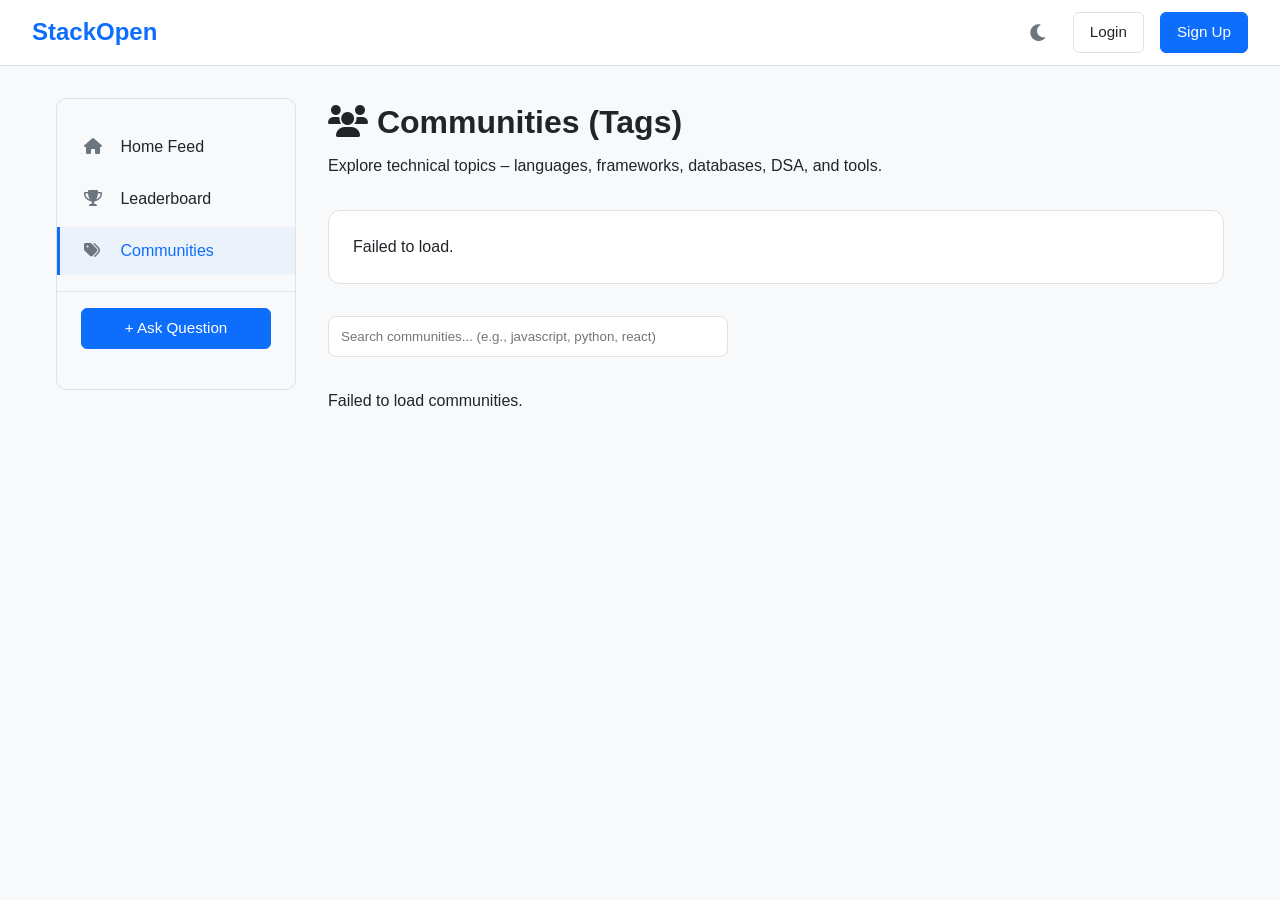
<file: frontend/community.html>
<!DOCTYPE html>
<html lang="en">
<head>
    <meta charset="UTF-8">
    <meta name="viewport" content="width=device-width, initial-scale=1.0">
    <title>StackOpen – Community</title>
    <link rel="stylesheet" href="css/style.css">
    <link rel="stylesheet" href="https://cdnjs.cloudflare.com/ajax/libs/font-awesome/6.0.0-beta3/css/all.min.css">
    <style>
        .community-header {
            background: linear-gradient(135deg, var(--primary-color) 0%, #5dade2 100%);
            color: white;
            padding: 3rem 2rem;
            border-radius: 12px;
            margin-bottom: 2rem;
            box-shadow: 0 4px 15px rgba(0,0,0,0.15);
        }
        .community-header h1 {
            margin: 0;
            font-size: 2.5rem;
            display: flex;
            align-items: center;
            gap: 1rem;
            flex-wrap: wrap;
        }
        .community-icon {
            width: 60px;
            height: 60px;
            border-radius: 50%;
            background: rgba(255,255,255,0.2);
            display: flex;
            align-items: center;
            justify-content: center;
            font-size: 2rem;
        }
        .community-title {
            display: flex;
            flex-wrap: wrap;
            align-items: baseline;
            gap: 1rem;
        }
        .community-count-badge {
            background: rgba(255,255,255,0.2);
            padding: 0.25rem 0.75rem;
            border-radius: 20px;
            font-size: 1rem;
            font-weight: 500;
        }
        .community-description {
            margin-top: 1rem;
            font-size: 1.1rem;
            opacity: 0.95;
            max-width: 600px;
        }
        .community-actions {
            display: flex;
            gap: 1rem;
            margin-top: 1.5rem;
            flex-wrap: wrap;
        }
        .community-tabs {
            display: flex;
            border-bottom: 2px solid var(--border-color);
            margin-bottom: 1.5rem;
            gap: 1rem;
        }
        .tab-btn {
            background: none;
            border: none;
            padding: 0.75rem 1rem;
            font-size: 1rem;
            font-weight: 500;
            color: var(--text-secondary);
            cursor: pointer;
            border-bottom: 3px solid transparent;
            margin-bottom: -2px;
            transition: all 0.2s;
        }
        .tab-btn:hover {
            color: var(--primary-color);
        }
        .tab-btn.active {
            color: var(--primary-color);
            border-bottom-color: var(--primary-color);
        }
        .tab-content {
            display: none;
        }
        .tab-content.active {
            display: block;
        }
        .top-contributors {
            display: grid;
            grid-template-columns: repeat(auto-fill, minmax(150px, 1fr));
            gap: 1.5rem;
            margin-top: 1.5rem;
        }
        .contributor-card {
            background: var(--surface-color);
            border: 1px solid var(--border-color);
            border-radius: 8px;
            padding: 1.5rem;
            text-align: center;
            transition: transform 0.2s, box-shadow 0.2s;
        }
        .contributor-card:hover {
            transform: translateY(-4px);
            box-shadow: 0 4px 12px rgba(0,0,0,0.1);
        }
        .contributor-avatar {
            width: 80px;
            height: 80px;
            border-radius: 50%;
            background: var(--primary-color);
            color: white;
            display: flex;
            align-items: center;
            justify-content: center;
            font-size: 2rem;
            margin: 0 auto 1rem;
            font-weight: bold;
        }
        .contributor-name {
            font-weight: 600;
            color: var(--text-primary);
            margin-bottom: 0.5rem;
        }
        .contributor-score {
            color: var(--primary-color);
            font-weight: 600;
            font-size: 1.2rem;
        }
        .community-intro {
            background: var(--surface-color);
            border: 1px solid var(--border-color);
            border-radius: 8px;
            padding: 2rem;
            margin-bottom: 2rem;
        }
        .community-intro h2 {
            margin-top: 0;
        }
    </style>
</head>
<body>
<header class="header">
    <a href="index.html" class="logo">StackOpen</a>
    <div class="search-bar">
        <input type="text" id="searchInput" placeholder="Search in this community...">
        <i class="fas fa-search"></i>
    </div>
    <div class="user-actions">
        <button id="themeToggle" class="icon-btn"><i class="fas fa-moon"></i></button>
        <span id="loggedInUser" style="display:none;"></span>
        <a href="login.html" id="loginLink" class="btn btn-outline">Login</a>
        <a href="signup.html" id="signupLink" class="btn btn-primary">Sign Up</a>
        <a href="profile.html" id="profileLink" class="btn btn-outline" style="display:none;">Profile</a>
        <button id="logoutBtn" class="btn btn-outline" style="display:none;">Logout</button>
    </div>
</header>

<div class="container">
    <aside class="sidebar">
        <nav><ul>
            <li><a href="index.html"><i class="fas fa-home"></i> Home Feed</a></li>
            <li><a href="tags.html"><i class="fas fa-users"></i> Communities</a></li>
            <li><a href="leaderboard.html"><i class="fas fa-trophy"></i> Leaderboard</a></li>
        </ul></nav>
        <div class="create-post-side">
            <a href="create-post.html" class="btn btn-primary btn-block">+ Ask Question</a>
        </div>
    </aside>

    <main class="main-content">
        <div id="communityContainer">
            <!-- Community header will be rendered here -->
        </div>

        <div class="community-tabs">
            <button class="tab-btn active" data-tab="questions"><i class="fas fa-comments"></i> Questions</button>
            <button class="tab-btn" data-tab="members"><i class="fas fa-users"></i> Top Members</button>
            <button class="tab-btn" data-tab="about"><i class="fas fa-info-circle"></i> About</button>
        </div>

        <div id="questionsTab" class="tab-content active">
            <div id="communityQuestionsContainer" class="posts-list">
                <p>Loading questions...</p>
            </div>
        </div>

        <div id="membersTab" class="tab-content">
            <div id="topContributorsContainer" class="top-contributors"></div>
        </div>

        <div id="aboutTab" class="tab-content">
            <div class="community-intro">
                <h2>About This Community</h2>
                <p id="communityAbout">Loading...</p>
                <hr style="margin: 1.5rem 0; border: none; border-top: 1px solid var(--border-color);">
                <div>
                    <h3>Community Guidelines</h3>
                    <ul style="line-height: 1.8;">
                        <li>Be respectful and professional</li>
                        <li>Search before asking duplicates</li>
                        <li>Provide clear examples and error messages</li>
                        <li>Vote on helpful answers and questions</li>
                        <li>Help others grow their knowledge</li>
                    </ul>
                </div>
            </div>
        </div>
    </main>
</div>

<script src="js/api.js"></script>
<script src="js/auth.js"></script>
<script src="js/posts.js"></script>
<script src="js/main.js"></script>
<script>
// Helper functions (unchanged)
function escapeHTML(str) {
    return String(str || "").replace(/[&<>"]/g, m =>
        ({'&':'&amp;','<':'&lt;','>':'&gt;','"':'&quot;'}[m]));
}

function timeAgo(dateString) {
    const date = new Date(dateString.endsWith('Z') ? dateString : (dateString || Date.now()) + 'Z');
    const now = new Date();
    const seconds = Math.floor((now - date) / 1000);
    if (seconds < 60) return `${seconds}s ago`;
    const minutes = Math.floor(seconds / 60);
    if (minutes < 60) return `${minutes}m ago`;
    const hours = Math.floor(minutes / 60);
    if (hours < 24) return `${hours}h ago`;
    const days = Math.floor(hours / 24);
    return `${days}d ago`;
}

document.addEventListener('DOMContentLoaded', async () => {
    const urlParams = new URLSearchParams(window.location.search);
    const communityName = urlParams.get('name');

    if (!communityName) {
        window.location.href = 'tags.html';
        return;
    }

    try {
        const allPosts = await API.fetchPosts();
        const communityPosts = allPosts.filter(p => 
            (p.tags || []).some(t => t.toLowerCase() === communityName.toLowerCase())
        );

        const questionCount = communityPosts.length;

        // Build community header
        const headerHTML = `
            <div class="community-header">
                <h1>
                    <div class="community-icon">#</div>
                    <div class="community-title">
                        <div>${escapeHTML(communityName)}</div>
                        <span class="community-count-badge">${questionCount} question${questionCount !== 1 ? 's' : ''}</span>
                    </div>
                </h1>
                <div class="community-description">
                    Connect with developers interested in <strong>${escapeHTML(communityName)}</strong>. Ask questions, share knowledge, and grow together.
                </div>
                <div class="community-actions">
                    <a href="create-post.html" class="btn btn-outline">Ask Question</a>
                </div>
            </div>
        `;
        document.getElementById('communityContainer').innerHTML = headerHTML;

        // Render questions and contributors
        renderCommunityQuestions(communityPosts);
        const topContributors = getTopContributors(communityPosts);
        renderTopContributors(topContributors);

        document.getElementById('communityAbout').textContent = 
            `${escapeHTML(communityName)} is a community for developers working with or interested in this technology.`;

        // Search functionality
        document.getElementById('searchInput').addEventListener('input', (e) => {
            const term = e.target.value.toLowerCase().trim();
            const filtered = communityPosts.filter(p =>
                (p.title || "").toLowerCase().includes(term) ||
                (p.body || "").toLowerCase().includes(term)
            );
            renderCommunityQuestions(filtered);
        });

        // Tabs
        document.querySelectorAll('.tab-btn').forEach(btn => {
            btn.addEventListener('click', () => {
                document.querySelectorAll('.tab-btn').forEach(b => b.classList.remove('active'));
                document.querySelectorAll('.tab-content').forEach(c => c.classList.remove('active'));
                btn.classList.add('active');
                document.getElementById(btn.dataset.tab + 'Tab').classList.add('active');
            });
        });

    } catch (e) {
        console.error(e);
        document.getElementById('communityContainer').innerHTML = 
            '<p class="error">Failed to load community.</p>';
    }
});

// Renders the list of questions for this community
function renderCommunityQuestions(posts) {
    const container = document.getElementById('communityQuestionsContainer');
    
    if (!posts || posts.length === 0) {
        container.innerHTML = '<p class="no-posts">No questions in this community yet.</p>';
        return;
    }

    container.innerHTML = posts.map(post => {
        // Use the answerCount property from the post object
        const answerCount = post.answerCount || 0;

        return `
            <div class="post-card">
                <div class="post-content">
                    <a href="post.html?id=${post.id}" class="post-title">
                        ${escapeHTML(post.title)}
                    </a>
                    <p class="post-excerpt">${escapeHTML((post.body || "").substring(0, 150))}...</p>
                    <div class="post-tags">
                        ${(post.tags || []).map(tag => `<span class="tag">${escapeHTML(tag)}</span>`).join('')}
                    </div>
                </div>
                <div class="post-meta">
                    <span>
                        <i class="far fa-comment"></i> 
                        ${answerCount} ${answerCount === 1 ? 'answer' : 'answers'}
                    </span>
                    <span class="post-author">${escapeHTML(post.author || 'Anonymous')}</span>
                    <span class="post-time">${timeAgo(post.created_at)}</span>
                </div>
            </div>
        `;
    }).join('');
}

// Top Contributors (based only on questions, as answers are not available in the list)
function getTopContributors(posts) {
    const contributors = {};
    posts.forEach(post => {
        const author = post.author || 'Anonymous';
        if (!contributors[author]) contributors[author] = { questions: 0 };
        contributors[author].questions++;
    });

    return Object.entries(contributors)
        .map(([name, data]) => ({
            name,
            score: data.questions * 5,
            questions: data.questions,
            answers: 0  // We cannot count answers here without additional API calls
        }))
        .sort((a, b) => b.score - a.score)
        .slice(0, 6);
}

function renderTopContributors(contributors) {
    const container = document.getElementById('topContributorsContainer');
    if (!contributors.length) {
        container.innerHTML = '<p class="no-posts">No contributors yet.</p>';
        return;
    }
    container.innerHTML = contributors.map(c => `
        <div class="contributor-card">
            <div class="contributor-avatar">${c.name.charAt(0).toUpperCase()}</div>
            <div class="contributor-name">${escapeHTML(c.name)}</div>
            <div class="contributor-score">${c.score} pts</div>
            <div style="font-size: 0.85rem; color: var(--text-secondary); margin-top: 0.5rem;">
                ${c.questions} Q
            </div>
        </div>
    `).join('');
}
</script>
</body>
</html>
</file>
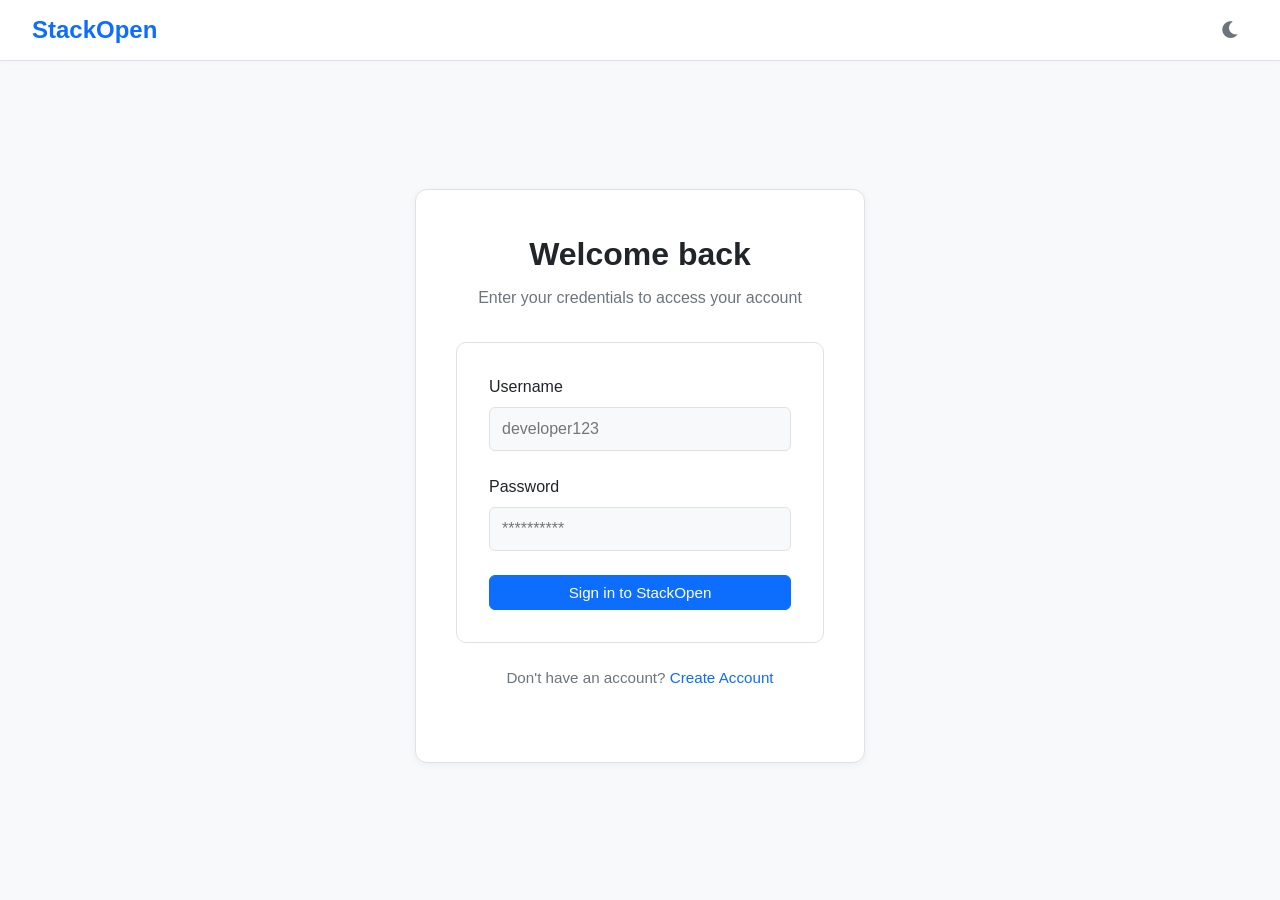
<file: frontend/create-post.html>
<!DOCTYPE html>
<html lang="en">
<head>
    <meta charset="UTF-8">
    <meta name="viewport" content="width=device-width, initial-scale=1.0">
    <title>StackOpen – Ask Question</title>
    <link rel="stylesheet" href="css/style.css">
    <link rel="stylesheet" href="https://cdnjs.cloudflare.com/ajax/libs/font-awesome/6.0.0-beta3/css/all.min.css">
</head>
<body>
<header class="header">
    <a href="index.html" class="logo">StackOpen</a>
    <div class="user-actions">
        <button id="themeToggle" class="icon-btn"><i class="fas fa-moon"></i></button>
        <span id="loggedInUser" style="display:none;"></span>
        <a href="login.html" id="loginLink" class="btn btn-outline">Login</a>
        <a href="signup.html" id="signupLink" class="btn btn-primary">Sign Up</a>
        <a href="profile.html" id="profileLink" class="btn btn-outline" style="display:none;">Profile</a>
        <button id="logoutBtn" class="btn btn-outline" style="display:none;">Logout</button>
    </div>
</header>

<div class="container">
    <aside class="sidebar">
        <nav><ul>
            <li><a href="index.html"><i class="fas fa-home"></i> Home Feed</a></li>
            <li><a href="leaderboard.html"><i class="fas fa-trophy"></i> Leaderboard</a></li>
        </ul></nav>
    </aside>

    <main class="main-content">
        <h1>Ask a Question</h1>
        <p class="subtitle">Get help from the community</p>

        <form id="createPostForm" class="form">
            <div class="form-group">
                <label for="title">Title</label>
                <input type="text" id="title" placeholder="e.g., How do I center a div in CSS?" required>
                <!-- Duplicate warning appears here -->
                <div id="duplicateWarning" class="duplicate-warning" style="display:none;">
                    <i class="fas fa-exclamation-triangle"></i>
                    <strong>Similar questions found — check before posting:</strong>
                    <div id="similarList"></div>
                </div>
            </div>

            <div class="form-group">
                <label for="body">Description</label>
                <textarea id="body" rows="6" placeholder="Describe your problem in detail..." required></textarea>
            </div>

            <div class="form-group">
                <label for="tags">Tags <span style="color:var(--text-secondary);font-weight:400">(comma separated)</span></label>
                <input type="text" id="tags" placeholder="e.g., javascript, css, react">
            </div>

            <div class="form-actions">
                <button type="submit" class="btn btn-primary">Post Question</button>
            </div>
            <div id="formError" class="error-message"></div>
        </form>
    </main>
</div>

<script src="js/api.js"></script>
<script src="js/auth.js"></script>
<script src="js/posts.js"></script>
<script src="js/main.js"></script>
<script>
document.addEventListener('DOMContentLoaded', () => {
    if (!localStorage.getItem('token')) {
        window.location.href = 'login.html?redirect=create-post.html';
        return;
    }

    // Duplicate detection
    let debounceTimer;
    document.getElementById('title').addEventListener('input', function() {
        clearTimeout(debounceTimer);
        const query = this.value.trim();
        if (query.length < 8) {
            document.getElementById('duplicateWarning').style.display = 'none';
            return;
        }
        debounceTimer = setTimeout(async () => {
            const matches = await API.checkDuplicates(query);
            const warning = document.getElementById('duplicateWarning');
            const list = document.getElementById('similarList');
            if (matches && matches.length > 0) {
                list.innerHTML = matches.map(m =>
                    `<a href="post.html?id=${m.id}" target="_blank">${escapeHTML(m.title)}</a>`
                ).join('');
                warning.style.display = 'block';
            } else {
                warning.style.display = 'none';
            }
        }, 500);
    });

    // Form submit
    document.getElementById('createPostForm').addEventListener('submit', async (e) => {
        e.preventDefault();
        const title = document.getElementById('title').value.trim();
        const body = document.getElementById('body').value.trim();
        const tags = document.getElementById('tags').value.trim();
        const errorDiv = document.getElementById('formError');

        if (!title || !body) { errorDiv.textContent = 'Title and body are required.'; return; }

        try {
            const newPost = await API.createPost({ title, body, tags });
            window.location.href = `post.html?id=${newPost.id}`;
        } catch (err) {
            errorDiv.textContent = 'Failed to create post. ' + err.message;
        }
    });
});
</script>
</body>
</html>
</file>
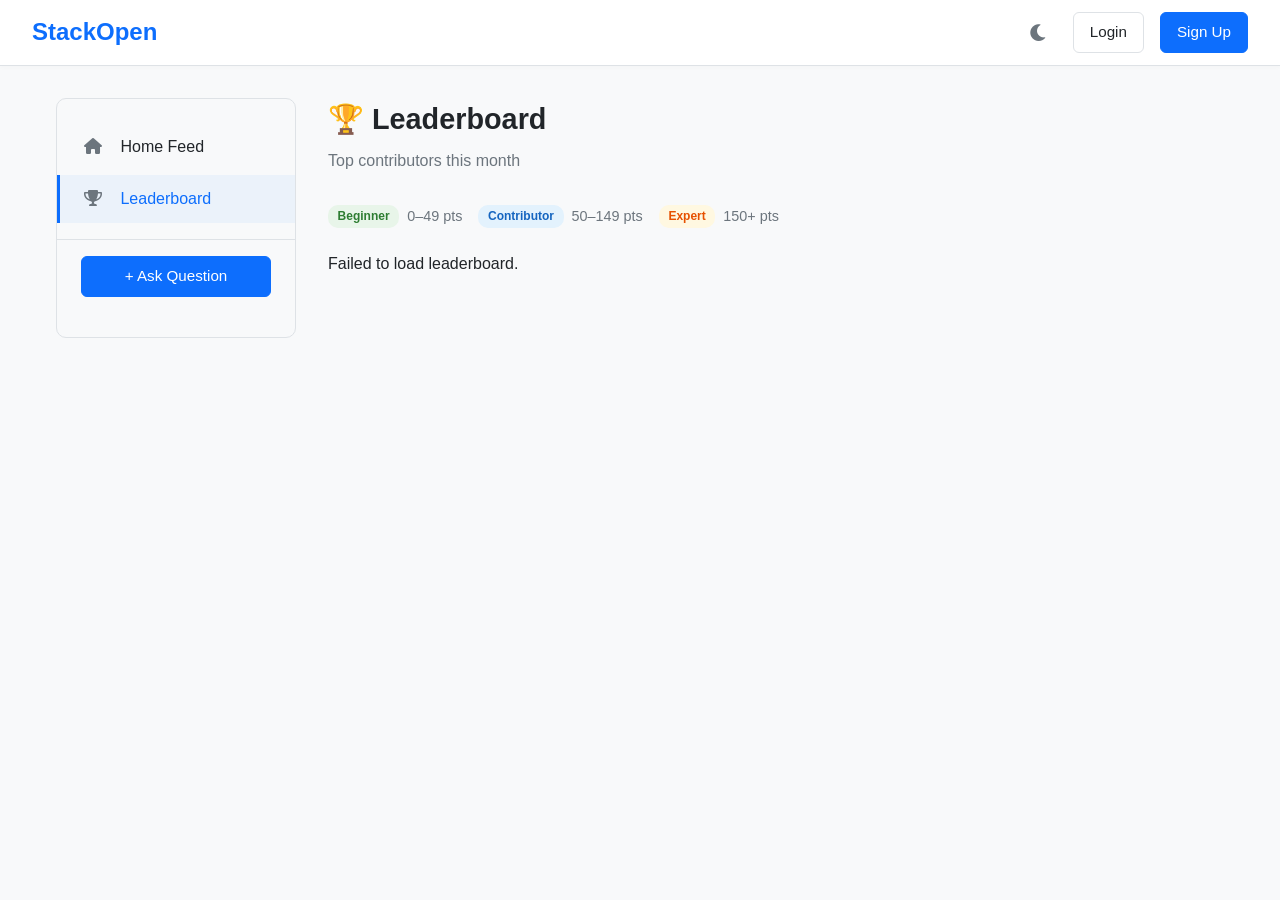
<file: frontend/leaderboard.html>
<!DOCTYPE html>
<html lang="en">
<head>
    <meta charset="UTF-8">
    <meta name="viewport" content="width=device-width, initial-scale=1.0">
    <title>StackOpen – Leaderboard</title>
    <link rel="stylesheet" href="css/style.css">
    <link rel="stylesheet" href="https://cdnjs.cloudflare.com/ajax/libs/font-awesome/6.0.0-beta3/css/all.min.css">
</head>
<body>
<header class="header">
    <a href="index.html" class="logo">StackOpen</a>
    <div class="user-actions">
        <button id="themeToggle" class="icon-btn"><i class="fas fa-moon"></i></button>
        <span id="loggedInUser" style="display:none;"></span>
        <a href="login.html" id="loginLink" class="btn btn-outline">Login</a>
        <a href="signup.html" id="signupLink" class="btn btn-primary">Sign Up</a>
        <a href="profile.html" id="profileLink" class="btn btn-outline" style="display:none;">Profile</a>
        <button id="logoutBtn" class="btn btn-outline" style="display:none;">Logout</button>
    </div>
</header>

<div class="container">
    <aside class="sidebar">
        <nav><ul>
            <li><a href="index.html"><i class="fas fa-home"></i> Home Feed</a></li>
            <li class="active"><a href="leaderboard.html"><i class="fas fa-trophy"></i> Leaderboard</a></li>
        </ul></nav>
        <div class="create-post-side">
            <a href="create-post.html" class="btn btn-primary btn-block">+ Ask Question</a>
        </div>
    </aside>

    <main class="main-content">
        <h1>🏆 Leaderboard</h1>
        <p class="subtitle">Top contributors this month</p>

        <div class="leaderboard-info">
            <div class="badge-info"><span class="level-badge beginner">Beginner</span> 0–49 pts</div>
            <div class="badge-info"><span class="level-badge contributor">Contributor</span> 50–149 pts</div>
            <div class="badge-info"><span class="level-badge expert">Expert</span> 150+ pts</div>
        </div>

        <div id="leaderboardList" class="leaderboard-list">
            <p>Loading...</p>
        </div>
    </main>
</div>

<script src="js/api.js"></script>
<script src="js/auth.js"></script>
<script src="js/main.js"></script>
<script>
document.addEventListener('DOMContentLoaded', async () => {
    const container = document.getElementById('leaderboardList');
    try {
        const users = await API.getLeaderboard();
        if (!users.length) {
            container.innerHTML = '<p class="no-posts">No contributors yet. Start answering!</p>';
            return;
        }
        const medals = ['🥇','🥈','🥉'];
        container.innerHTML = users.map((u, i) => `
            <div class="leader-card">
                <span class="rank">${medals[i] || `#${i+1}`}</span>
                <div class="leader-avatar">${u.username.charAt(0).toUpperCase()}</div>
                <div class="leader-info">
                    <span class="leader-name">${escapeHTML(u.username)}</span>
                    <span class="level-badge ${(u.level||'Beginner').toLowerCase()}">${u.level || 'Beginner'}</span>
                </div>
                <span class="leader-score">${u.score || 0} pts</span>
            </div>
        `).join('');
    } catch(e) {
        container.innerHTML = '<p class="error">Failed to load leaderboard.</p>';
    }
});

function escapeHTML(str) {
    return String(str).replace(/[&<>"]/g, m =>
        ({'&':'&amp;','<':'&lt;','>':'&gt;','"':'&quot;'}[m]));
}
</script>
</body>
</html>
</file>
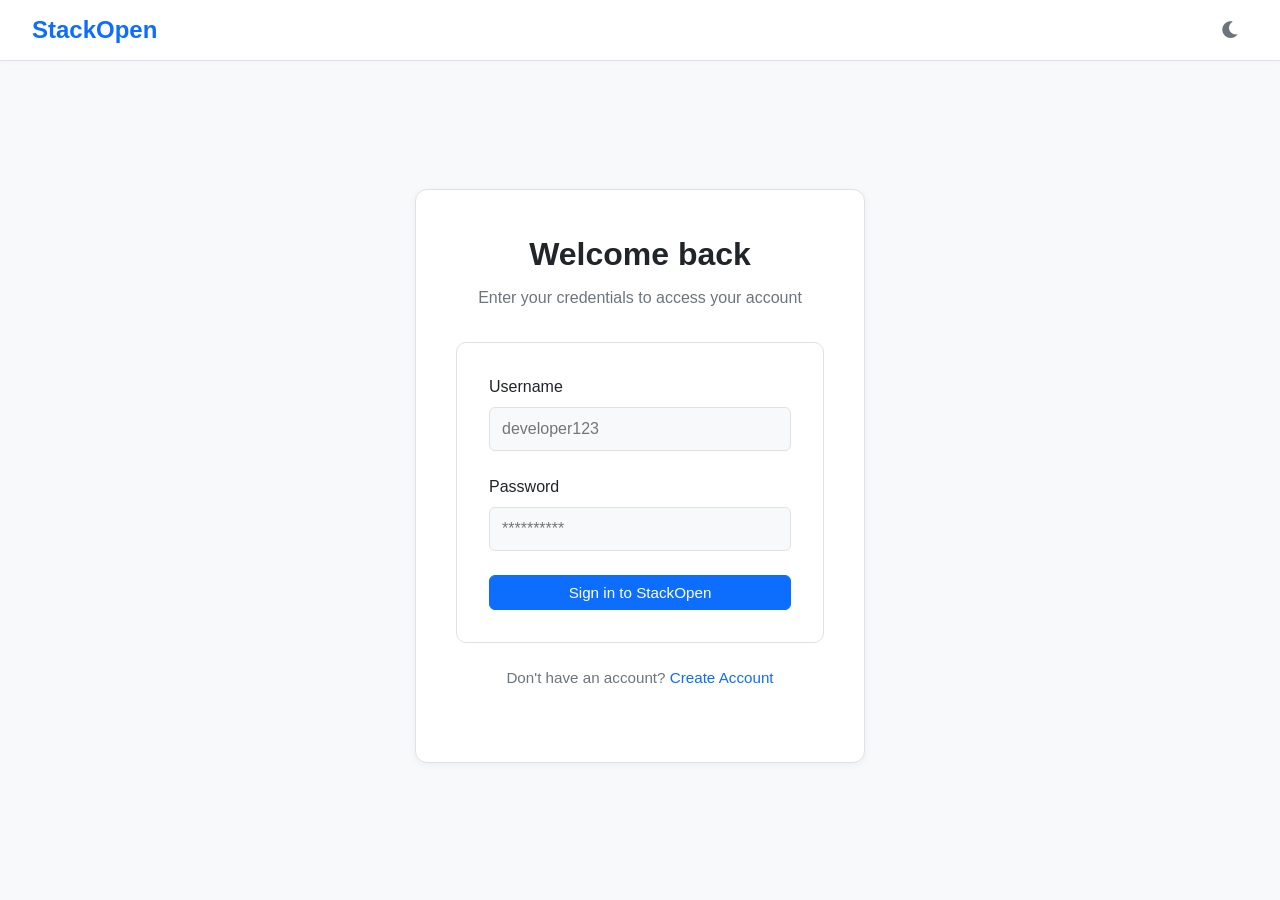
<file: frontend/login.html>
<!DOCTYPE html>
<html lang="en">
<head>
    <meta charset="UTF-8">
    <meta name="viewport" content="width=device-width, initial-scale=1.0">
    <title>StackOpen – Login</title>
    <link rel="stylesheet" href="css/style.css">
    <link rel="stylesheet" href="https://cdnjs.cloudflare.com/ajax/libs/font-awesome/6.0.0-beta3/css/all.min.css">
</head>
<body>
    <header class="header">
        <div class="logo">StackOpen</div>
        <div class="user-actions">
            <button id="themeToggle" class="icon-btn"><i class="fas fa-moon"></i></button>
            <span id="loggedInUser" style="display: none;"></span>
            <!-- No login/signup links on login page -->
        </div>
    </header>

    <div class="auth-container">
        <div class="auth-card">
            <h1>Welcome back</h1>
            <p>Enter your credentials to access your account</p>
            <form id="loginForm" class="form">
                <div class="form-group">
                    <label for="username">Username</label>
                    <input type="text" id="username" name="username" placeholder="developer123" required>
                </div>
                <div class="form-group">
                    <label for="password">Password</label>
                    <input type="password" id="password" name="password" placeholder="**********" required>
                </div>
                <div id="loginError" class="error-message"></div>
                <button type="submit" class="btn btn-primary btn-block">Sign in to StackOpen</button>
            </form>
            <p class="auth-redirect">Don't have an account? <a href="signup.html">Create Account</a></p>
        </div>
    </div>

    <script src="js/api.js"></script>
    <script src="js/auth.js"></script>
    <script src="js/main.js"></script>
    <!-- No inline script needed; handleLogin attached via auth.js? Actually we need to attach event listener -->
    <script>
        document.addEventListener('DOMContentLoaded', () => {
            const form = document.getElementById('loginForm');
            if (form) {
                form.addEventListener('submit', handleLogin);
            }
        });
    </script>
</body>
</html>
</file>
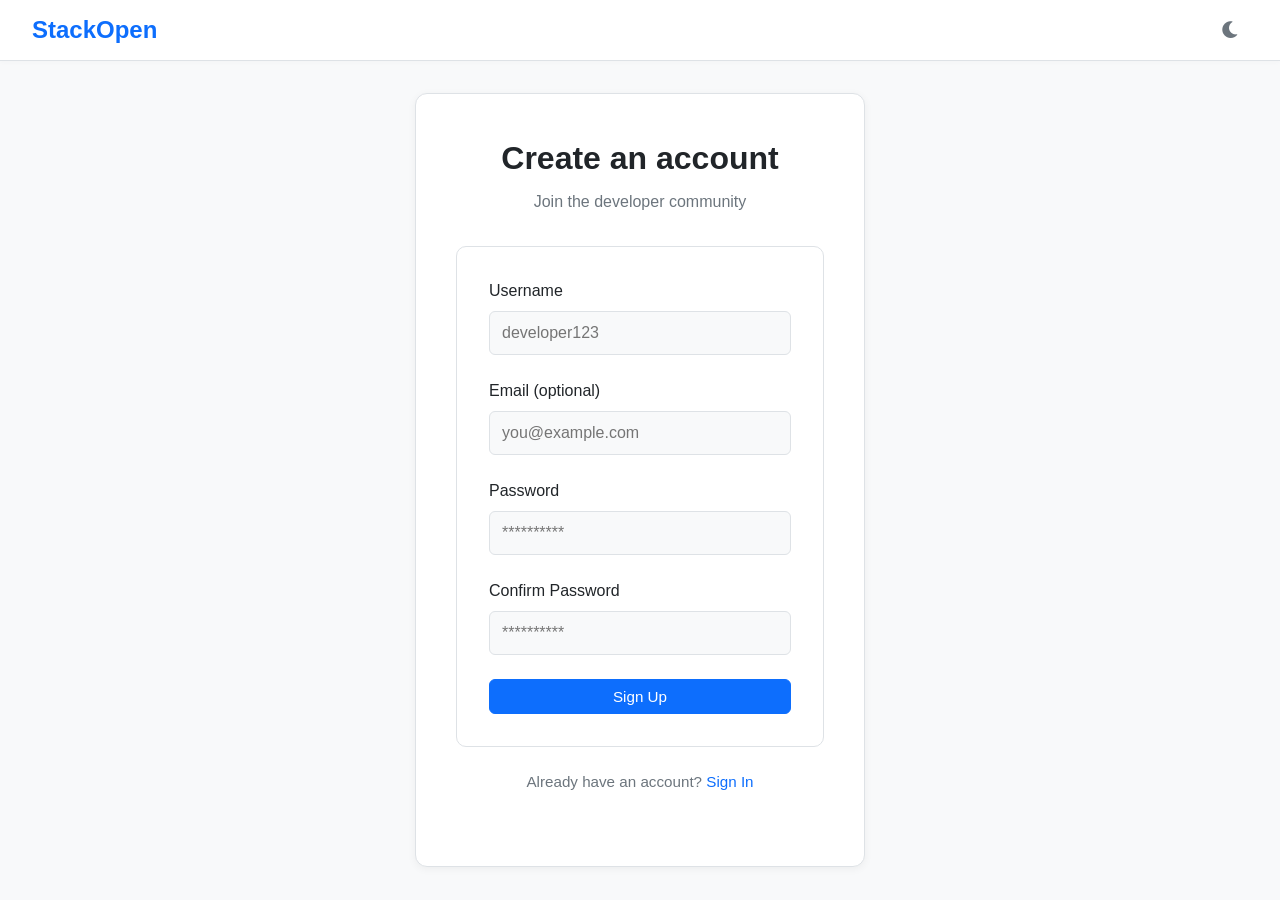
<file: frontend/signup.html>
<!DOCTYPE html>
<html lang="en">
<head>
    <meta charset="UTF-8">
    <meta name="viewport" content="width=device-width, initial-scale=1.0">
    <title>StackOpen – Sign Up</title>
    <link rel="stylesheet" href="css/style.css">
    <link rel="stylesheet" href="https://cdnjs.cloudflare.com/ajax/libs/font-awesome/6.0.0-beta3/css/all.min.css">
</head>
<body>
    <header class="header">
        <div class="logo">StackOpen</div>
        <div class="user-actions">
            <button id="themeToggle" class="icon-btn"><i class="fas fa-moon"></i></button>
            <span id="loggedInUser" style="display: none;"></span>
        </div>
    </header>

    <div class="auth-container">
        <div class="auth-card">
            <h1>Create an account</h1>
            <p>Join the developer community</p>
            <form id="signupForm" class="form">
                <div class="form-group">
                    <label for="username">Username</label>
                    <input type="text" id="username" name="username" placeholder="developer123" required>
                </div>
                <div class="form-group">
                    <label for="email">Email (optional)</label>
                    <input type="email" id="email" name="email" placeholder="you@example.com">
                </div>
                <div class="form-group">
                    <label for="password">Password</label>
                    <input type="password" id="password" name="password" placeholder="**********" required minlength="6">
                </div>
                <div class="form-group">
                    <label for="confirmPassword">Confirm Password</label>
                    <input type="password" id="confirmPassword" name="confirmPassword" placeholder="**********" required>
                </div>
                <div id="signupError" class="error-message"></div>
                <button type="submit" class="btn btn-primary btn-block">Sign Up</button>
            </form>
            <p class="auth-redirect">Already have an account? <a href="login.html">Sign In</a></p>
        </div>
    </div>

    <script src="js/api.js"></script>
    <script src="js/auth.js"></script>
    <script src="js/main.js"></script>
    <script>
        document.addEventListener('DOMContentLoaded', () => {
            const form = document.getElementById('signupForm');
            if (form) {
                form.addEventListener('submit', handleSignup);
            }
        });
    </script>
</body>
</html>
</file>
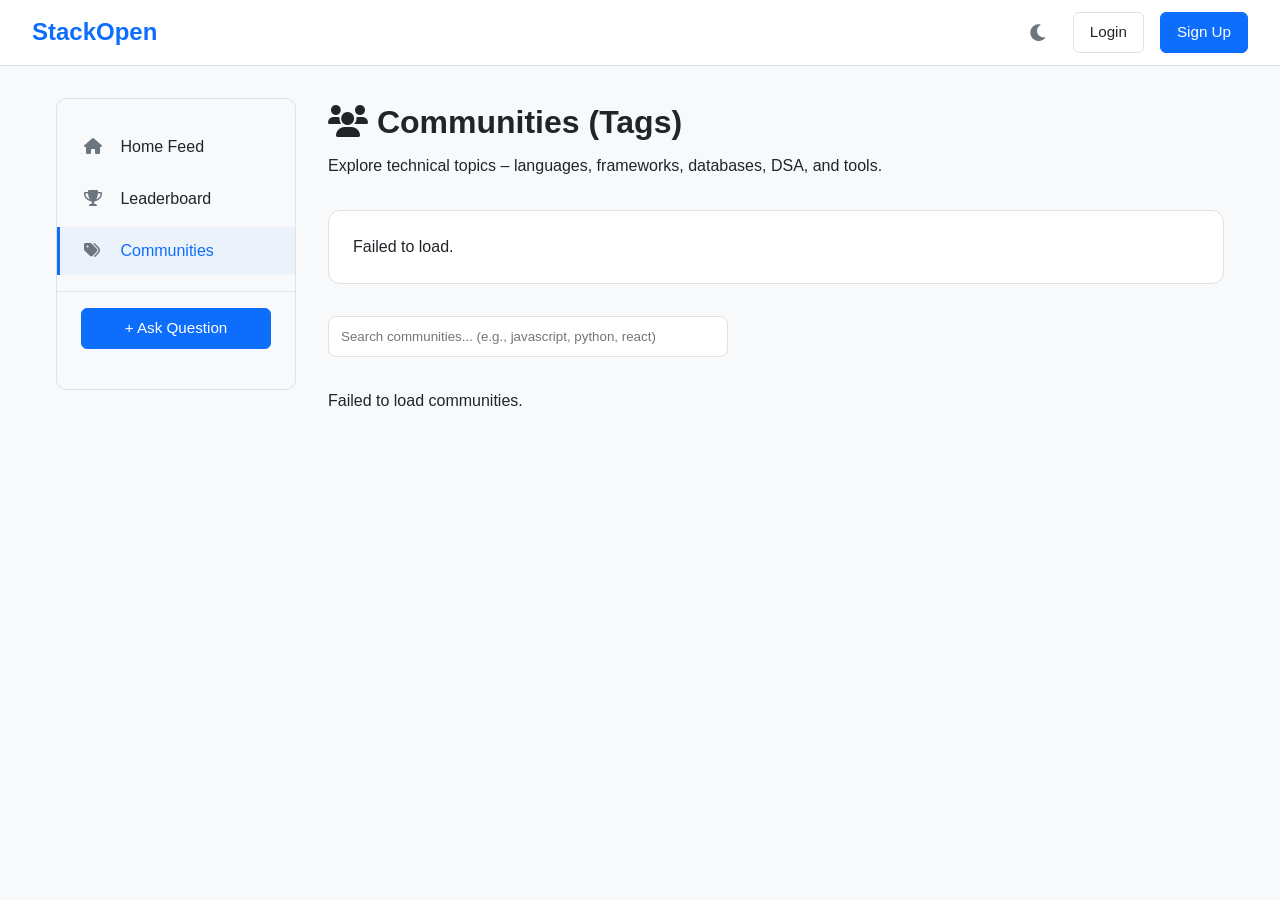
<file: frontend/tags.html>
<!DOCTYPE html>
<html lang="en">
<head>
    <meta charset="UTF-8">
    <meta name="viewport" content="width=device-width, initial-scale=1.0">
    <title>StackOpen – Communities</title>
    <link rel="stylesheet" href="css/style.css">
    <link rel="stylesheet" href="https://cdnjs.cloudflare.com/ajax/libs/font-awesome/6.0.0-beta3/css/all.min.css">
    <style>
        /* Additional styles for tags page */
        .tags-header {
            margin-bottom: 2rem;
        }
        .tags-header h1 {
            font-size: 2rem;
            margin-bottom: 0.5rem;
        }
        .search-tags {
            margin-bottom: 2rem;
        }
        .search-tags input {
            width: 100%;
            max-width: 400px;
            padding: 0.75rem;
            border: 1px solid var(--border-color);
            border-radius: 8px;
            background: var(--surface-color);
            color: var(--text-primary);
        }
        .popular-preview {
            background: var(--surface-color);
            border: 1px solid var(--border-color);
            border-radius: 12px;
            padding: 1.5rem;
            margin-bottom: 2rem;
        }
        .popular-preview h2 {
            font-size: 1.3rem;
            margin-bottom: 1rem;
            display: flex;
            align-items: center;
            gap: 0.5rem;
        }
        .popular-list {
            display: flex;
            flex-wrap: wrap;
            gap: 1rem;
        }
        .popular-tag {
            background: var(--bg-color);
            border: 1px solid var(--border-color);
            border-radius: 20px;
            padding: 0.5rem 1rem;
            display: inline-flex;
            align-items: center;
            gap: 0.5rem;
            text-decoration: none;
            transition: all 0.2s;
            cursor: pointer;
        }
        .popular-tag:hover {
            background: var(--primary-color);
            border-color: var(--primary-color);
            transform: translateY(-2px);
        }
        .popular-tag:hover .tag-name,
        .popular-tag:hover .tag-count {
            color: white;
        }
        .popular-tag .tag-name {
            font-weight: 600;
            color: var(--primary-color);
        }
        .popular-tag .tag-count {
            font-size: 0.8rem;
            color: var(--text-secondary);
        }
        .tags-grid {
            display: grid;
            grid-template-columns: repeat(auto-fill, minmax(180px, 1fr));
            gap: 1rem;
            margin-top: 1rem;
        }
        .tag-card {
            background: var(--surface-color);
            border: 1px solid var(--border-color);
            border-radius: 10px;
            padding: 1rem;
            text-align: center;
            cursor: pointer;
            transition: all 0.2s;
        }
        .tag-card:hover {
            border-color: var(--primary-color);
            transform: translateY(-2px);
            box-shadow: 0 4px 12px rgba(0,0,0,0.1);
        }
        .tag-card .tag-name {
            font-size: 1rem;
            font-weight: 600;
            color: var(--primary-color);
            margin-bottom: 0.25rem;
        }
        .tag-card .tag-count {
            font-size: 0.8rem;
            color: var(--text-secondary);
        }
        .no-tags {
            text-align: center;
            padding: 3rem;
            color: var(--text-secondary);
        }
    </style>
</head>
<body>
<header class="header">
    <a href="index.html" class="logo">StackOpen</a>
    <div class="user-actions">
        <button id="themeToggle" class="icon-btn"><i class="fas fa-moon"></i></button>
        <span id="loggedInUser" style="display:none;"></span>
        <a href="login.html" id="loginLink" class="btn btn-outline">Login</a>
        <a href="signup.html" id="signupLink" class="btn btn-primary">Sign Up</a>
        <a href="profile.html" id="profileLink" class="btn btn-outline" style="display:none;">Profile</a>
        <button id="logoutBtn" class="btn btn-outline" style="display:none;">Logout</button>
    </div>
</header>

<div class="container">
    <aside class="sidebar">
        <nav>
            <ul>
                <li><a href="index.html"><i class="fas fa-home"></i> Home Feed</a></li>
                <li><a href="leaderboard.html"><i class="fas fa-trophy"></i> Leaderboard</a></li>
                <li class="active"><a href="tags.html"><i class="fas fa-tags"></i> Communities</a></li>
            </ul>
        </nav>
        <div class="create-post-side">
            <a href="create-post.html" class="btn btn-primary btn-block">+ Ask Question</a>
        </div>
    </aside>

    <main class="main-content">
        <div class="tags-header">
            <h1><i class="fas fa-users"></i> Communities (Tags)</h1>
            <p>Explore technical topics – languages, frameworks, databases, DSA, and tools.</p>
        </div>

        <!-- Popular Communities Preview -->
        <div id="popularCommunitiesPreview" class="popular-preview">
            <h2><i class="fas fa-fire"></i> Popular Communities</h2>
            <div class="popular-list">Loading...</div>
        </div>

        <!-- Search & All Tags -->
        <div class="search-tags">
            <input type="text" id="tagSearch" placeholder="Search communities... (e.g., javascript, python, react)">
        </div>
        <div id="tagsContainer" class="tags-grid">Loading tags...</div>
    </main>
</div>

<script src="js/api.js"></script>
<script src="js/auth.js"></script>
<script src="js/main.js"></script>
<script>
// List of non-technical tags to exclude
const NON_TECH_TAGS = new Set([
    'beginner', 'beginners', 'general', 'help', 'question', 'other',
    'misc', 'random', 'discussion', 'advice', 'tips', 'resources',
    'tutorial', 'guide', 'intro', 'basic', 'intermediate', 'advanced',
    'performance', 'async', 'callback', 'promise', 'best-practices',
    'debugging', 'error', 'fix', 'issue', 'problem', 'optimization'
]);

let allTags = [];

document.addEventListener('DOMContentLoaded', async () => {
    await loadTags();

    const tagSearch = document.getElementById('tagSearch');
    if (tagSearch) {
        tagSearch.addEventListener('input', (e) => {
            const term = e.target.value.toLowerCase().trim();
            const filtered = term
                ? allTags.filter(t => t.name.toLowerCase().includes(term))
                : allTags;
            renderTags(filtered);
        });
    }
});

async function loadTags() {
    const container = document.getElementById('tagsContainer');
    const popularContainer = document.getElementById('popularCommunitiesPreview');
    try {
        const posts = await API.fetchPosts();  // uses your existing API
        const tagMap = new Map();

        posts.forEach(post => {
            (post.tags || []).forEach(tag => {
                const tagLower = tag.toLowerCase().trim();
                // Skip non-technical tags
                if (NON_TECH_TAGS.has(tagLower)) return;
                // Keep original case for display
                const existing = tagMap.get(tagLower);
                if (existing) {
                    existing.count++;
                } else {
                    tagMap.set(tagLower, { name: tag, count: 1 });
                }
            });
        });

        allTags = Array.from(tagMap.values())
            .sort((a, b) => b.count - a.count);

        // Show popular communities (top 6)
        const topTags = allTags.slice(0, 6);
        if (topTags.length) {
            popularContainer.innerHTML = `
                <h2><i class="fas fa-fire"></i> Popular Communities</h2>
                <div class="popular-list">
                    ${topTags.map(t => `
                        <a href="#" class="popular-tag" data-tag="${escapeHTML(t.name)}">
                            <span class="tag-name">#${escapeHTML(t.name)}</span>
                            <span class="tag-count">${t.count} question${t.count !== 1 ? 's' : ''}</span>
                        </a>
                    `).join('')}
                </div>
            `;
            // Attach click handlers to redirect to community page
            document.querySelectorAll('.popular-tag').forEach(link => {
                link.addEventListener('click', (e) => {
                    e.preventDefault();
                    const tag = link.dataset.tag;
                    window.location.href = `community.html?name=${encodeURIComponent(tag)}`;
                });
            });
        } else {
            popularContainer.innerHTML = '<p>No technical communities yet. Be the first to ask!</p>';
        }

        renderTags(allTags);
    } catch(e) {
        console.error(e);
        container.innerHTML = '<p class="error">Failed to load communities.</p>';
        popularContainer.innerHTML = '<p>Failed to load.</p>';
    }
}

function renderTags(tags) {
    const container = document.getElementById('tagsContainer');
    if (!tags.length) {
        container.innerHTML = '<p class="no-tags">No matching communities found.</p>';
        return;
    }

    container.innerHTML = tags.map(tag => `
        <div class="tag-card" data-tag="${escapeHTML(tag.name)}">
            <div class="tag-name">#${escapeHTML(tag.name)}</div>
            <div class="tag-count">${tag.count} question${tag.count !== 1 ? 's' : ''}</div>
        </div>
    `).join('');

    // Make each tag card clickable -> redirect to community page
    document.querySelectorAll('.tag-card').forEach(card => {
        card.addEventListener('click', () => {
            const tag = card.dataset.tag;
            window.location.href = `community.html?name=${encodeURIComponent(tag)}`;
        });
    });
}

function escapeHTML(str) {
    return String(str).replace(/[&<>]/g, m => {
        if (m === '&') return '&amp;';
        if (m === '<') return '&lt;';
        if (m === '>') return '&gt;';
        return m;
    });
}
</script>
</body>
</html>
</file>
<file: frontend/css/style.css>
/* CSS Variables for Light/Dark mode */
:root {
    --bg-color: #f8f9fa;
    --surface-color: #ffffff;
    --text-primary: #212529;
    --text-secondary: #6c757d;
    --border-color: #dee2e6;
    --primary-color: #0d6efd;
    --primary-hover: #0b5ed7;
    --card-shadow: 0 2px 8px rgba(0,0,0,0.05);
    --header-bg: #ffffff;
    --sidebar-bg: #f8f9fa;
    --icon-color: #6c757d;
}

body.dark-mode {
    --bg-color: #1a1d21;
    --surface-color: #2c2f33;
    --text-primary: #e9ecef;
    --text-secondary: #adb5bd;
    --border-color: #495057;
    --primary-color: #3b7cff;
    --primary-hover: #1e5fd9;
    --card-shadow: 0 2px 8px rgba(0,0,0,0.3);
    --header-bg: #2c2f33;
    --sidebar-bg: #23272b;
    --icon-color: #adb5bd;
}

* { margin: 0; padding: 0; box-sizing: border-box; }

body {
    font-family: -apple-system, BlinkMacSystemFont, 'Segoe UI', Roboto, sans-serif;
    background-color: var(--bg-color);
    color: var(--text-primary);
    line-height: 1.5;
    transition: background-color 0.3s, color 0.3s;
}

/* Header */
.header {
    background-color: var(--surface-color);
    border-bottom: 1px solid var(--border-color);
    padding: 0.75rem 2rem;
    display: flex;
    align-items: center;
    justify-content: space-between;
    position: sticky;
    top: 0;
    z-index: 100;
    box-shadow: 0 2px 4px rgba(0,0,0,0.02);
}

.logo {
    font-size: 1.5rem;
    font-weight: 700;
    color: var(--primary-color);
    text-decoration: none;

}

.search-bar {
    flex: 0 1 400px;
    position: relative;
}

.search-bar input {
    width: 100%;
    padding: 0.5rem 1rem 0.5rem 2.5rem;
    border: 1px solid var(--border-color);
    border-radius: 20px;
    background-color: var(--bg-color);
    color: var(--text-primary);
    font-size: 0.95rem;
}

.search-bar i {
    position: absolute;
    left: 1rem;
    top: 50%;
    transform: translateY(-50%);
    color: var(--text-secondary);
}

.user-actions {
    display: flex;
    gap: 1rem;
    align-items: center;
}

.icon-btn {
    background: none;
    border: none;
    font-size: 1.2rem;
    color: var(--text-secondary);
    cursor: pointer;
    padding: 0.25rem;
    border-radius: 50%;
    width: 36px;
    height: 36px;
    display: flex;
    align-items: center;
    justify-content: center;
}

.icon-btn:hover { background-color: var(--border-color); }

/* Buttons */
.btn {
    padding: 0.5rem 1rem;
    border-radius: 6px;
    font-weight: 500;
    text-decoration: none;
    display: inline-block;
    cursor: pointer;
    border: 1px solid transparent;
    transition: background-color 0.2s;
    font-size: 0.95rem;
}

.btn-primary { background-color: var(--primary-color); color: white; border-color: var(--primary-color); }
.btn-primary:hover { background-color: var(--primary-hover); }
.btn-outline { background-color: transparent; color: var(--text-primary); border-color: var(--border-color); }
.btn-outline:hover { background-color: var(--border-color); }
.btn-block { display: block; width: 100%; text-align: center; }
.btn-danger { background-color: #dc3545; color: white; border-color: #dc3545; }
.btn-danger:hover { background-color: #bb2d3b; }
.btn-sm { padding: 0.25rem 0.75rem; font-size: 0.8rem; }

/* Layout */
.container {
    display: grid;
    grid-template-columns: 240px 1fr;
    max-width: 1200px;
    margin: 0 auto;
    padding: 2rem 1rem;
    gap: 2rem;
}

/* Sidebar */
.sidebar {
    background-color: var(--sidebar-bg);
    border-radius: 10px;
    padding: 1.5rem 0;
    height: fit-content;
    border: 1px solid var(--border-color);
}

.sidebar nav ul { list-style: none; }
.sidebar nav li { margin-bottom: 0.25rem; }

.sidebar nav a {
    display: block;
    padding: 0.75rem 1.5rem;
    color: var(--text-primary);
    text-decoration: none;
    font-weight: 500;
    border-left: 3px solid transparent;
}

.sidebar nav li.active a,
.sidebar nav a:hover {
    background-color: rgba(13, 110, 253, 0.05);
    border-left-color: var(--primary-color);
    color: var(--primary-color);
}

.sidebar nav i {
    margin-right: 0.75rem;
    width: 1.25rem;
    color: var(--icon-color);
}

.create-post-side {
    padding: 1rem 1.5rem;
    margin-top: 1rem;
    border-top: 1px solid var(--border-color);
}

/* Main Content */
.main-content { background-color: transparent; }
.main-content h1 { font-size: 1.8rem; margin-bottom: 0.5rem; }
.subtitle { color: var(--text-secondary); margin-bottom: 2rem; }

/* Home sections */
.home-section { margin-bottom: 2.5rem; }

.section-title {
    font-size: 1.2rem;
    font-weight: 700;
    margin-bottom: 1rem;
    display: flex;
    align-items: center;
    gap: 0.5rem;
    padding-bottom: 0.5rem;
    border-bottom: 2px solid var(--border-color);
}

.unanswered-title { color: #e74c3c; }
.unanswered-card { border-left: 3px solid #e74c3c; }
.trending-card { border-left: 3px solid var(--primary-color); }

.unanswered-badge {
    background: #ffeaea;
    color: #e74c3c;
    padding: 0.15rem 0.5rem;
    border-radius: 10px;
    font-size: 0.8rem;
    font-weight: 600;
}

/* Post Cards */
.posts-list { display: flex; flex-direction: column; gap: 1.25rem; }

.post-card {
    background-color: var(--surface-color);
    border: 1px solid var(--border-color);
    border-radius: 10px;
    padding: 1.5rem;
    transition: box-shadow 0.2s;
    box-shadow: var(--card-shadow);
}

.post-card:hover { box-shadow: 0 4px 12px rgba(0,0,0,0.1); }

.post-header { display: flex; gap: 1rem; }

.vote-section {
    display: flex;
    flex-direction: column;
    align-items: center;
    min-width: 40px;
}

.vote-btn {
    background: none;
    border: none;
    color: var(--text-secondary);
    cursor: pointer;
    font-size: 1.2rem;
    padding: 0.2rem;
}

.vote-btn:hover { color: var(--primary-color); }
.vote-count { font-weight: 600; margin: 0.2rem 0; }
.post-content { flex: 1; }

.post-title { font-size: 1.15rem; margin-bottom: 0.5rem; }
.post-title a { color: var(--text-primary); text-decoration: none; }
.post-title a:hover { color: var(--primary-color); text-decoration: underline; }

.post-excerpt {
    color: var(--text-secondary);
    margin-bottom: 0.75rem;
    display: -webkit-box;
    -webkit-line-clamp: 2;
    -webkit-box-orient: vertical;
    overflow: hidden;
}

.post-meta {
    display: flex;
    gap: 1rem;
    align-items: center;
    font-size: 0.9rem;
    color: var(--text-secondary);
    flex-wrap: wrap;
}

.post-tags { display: flex; gap: 0.5rem; flex-wrap: wrap; }

.tag {
    background-color: rgba(13, 110, 253, 0.1);
    color: var(--primary-color);
    padding: 0.2rem 0.6rem;
    border-radius: 12px;
    font-size: 0.8rem;
    font-weight: 500;
}

.post-author { font-weight: 500; color: var(--text-primary); }
.post-time { color: var(--text-secondary); }
.no-posts { color: var(--text-secondary); padding: 1rem 0; }

/* Post Detail */
.post-detail-card {
    background-color: var(--surface-color);
    border: 1px solid var(--border-color);
    border-radius: 10px;
    padding: 2rem;
    margin-bottom: 2rem;
}

.post-body { margin: 1.5rem 0; line-height: 1.7; }

.answers-section { margin-top: 2rem; }
.answers-section h2 { margin-bottom: 1rem; }

.answer-card {
    background-color: var(--surface-color);
    border: 1px solid var(--border-color);
    border-radius: 8px;
    padding: 1.5rem;
    margin-bottom: 1rem;
}

.answer-body { margin: 1rem 0; line-height: 1.6; }

.answer-meta {
    display: flex;
    justify-content: space-between;
    align-items: center;
    color: var(--text-secondary);
    font-size: 0.9rem;
    flex-wrap: wrap;
    gap: 0.5rem;
}

.add-answer-form {
    background-color: var(--surface-color);
    border: 1px solid var(--border-color);
    border-radius: 8px;
    padding: 1.5rem;
    margin-top: 2rem;
}

.add-answer-form h3 { margin-bottom: 1rem; }

.add-answer-form textarea {
    width: 100%;
    padding: 0.75rem;
    border: 1px solid var(--border-color);
    border-radius: 6px;
    background-color: var(--bg-color);
    color: var(--text-primary);
    font-family: inherit;
    resize: vertical;
    margin-bottom: 1rem;
}

/* Forms */
.form {
    background-color: var(--surface-color);
    border: 1px solid var(--border-color);
    border-radius: 10px;
    padding: 2rem;
}

.form-group { margin-bottom: 1.5rem; }

.form-group label {
    display: block;
    margin-bottom: 0.5rem;
    font-weight: 500;
}

.form-group input,
.form-group textarea {
    width: 100%;
    padding: 0.75rem;
    border: 1px solid var(--border-color);
    border-radius: 6px;
    background-color: var(--bg-color);
    color: var(--text-primary);
    font-size: 1rem;
    font-family: inherit;
}

.form-group input:focus,
.form-group textarea:focus {
    outline: none;
    border-color: var(--primary-color);
    box-shadow: 0 0 0 3px rgba(13,110,253,0.1);
}

.error-message { color: #dc3545; font-size: 0.9rem; margin-top: 0.5rem; }
.form-actions { display: flex; justify-content: flex-end; }

/* Duplicate warning */
.duplicate-warning {
    margin-top: 0.75rem;
    background: #fff8e1;
    border: 1px solid #ffc107;
    border-radius: 8px;
    padding: 0.75rem 1rem;
    font-size: 0.9rem;
    color: #856404;
}

.duplicate-warning a {
    display: block;
    color: var(--primary-color);
    text-decoration: none;
    margin-top: 0.4rem;
    padding: 0.2rem 0;
    border-bottom: 1px solid #ffeeba;
}

.duplicate-warning a:hover { text-decoration: underline; }

body.dark-mode .duplicate-warning {
    background: #2d2600;
    border-color: #856404;
    color: #ffc107;
}

/* Auth pages */
.auth-container {
    display: flex;
    justify-content: center;
    align-items: center;
    min-height: calc(100vh - 70px);
    padding: 2rem;
}

.auth-card {
    background-color: var(--surface-color);
    border: 1px solid var(--border-color);
    border-radius: 12px;
    padding: 2.5rem;
    width: 100%;
    max-width: 450px;
    box-shadow: var(--card-shadow);
}

.auth-card h1 { font-size: 2rem; margin-bottom: 0.5rem; text-align: center; }
.auth-card > p { text-align: center; color: var(--text-secondary); margin-bottom: 2rem; }

.auth-redirect { margin-top: 1.5rem; font-size: 0.95rem; }
.auth-redirect a { color: var(--primary-color); text-decoration: none; font-weight: 500; }

/* Leaderboard */
.leaderboard-info {
    display: flex;
    gap: 1rem;
    margin-bottom: 1.5rem;
    flex-wrap: wrap;
    align-items: center;
}

.badge-info {
    display: flex;
    align-items: center;
    gap: 0.5rem;
    font-size: 0.9rem;
    color: var(--text-secondary);
}

.leaderboard-list { display: flex; flex-direction: column; gap: 0.75rem; }

.leader-card {
    display: flex;
    align-items: center;
    gap: 1rem;
    background: var(--surface-color);
    border: 1px solid var(--border-color);
    border-radius: 10px;
    padding: 1rem 1.5rem;
    transition: box-shadow 0.2s;
}

.leader-card:hover { box-shadow: 0 4px 12px rgba(0,0,0,0.1); }
.rank { font-size: 1.5rem; min-width: 2rem; }

.leader-avatar {
    width: 42px;
    height: 42px;
    border-radius: 50%;
    background: linear-gradient(135deg, var(--primary-color), #6f42c1);
    color: white;
    display: flex;
    align-items: center;
    justify-content: center;
    font-weight: 700;
    font-size: 1.1rem;
}

.leader-info { display: flex; flex-direction: column; gap: 0.25rem; flex: 1; }
.leader-name { font-weight: 600; }
.leader-score { font-size: 1.2rem; font-weight: 700; color: var(--primary-color); }

/* Level badges */
.level-badge {
    display: inline-block;
    padding: 0.15rem 0.6rem;
    border-radius: 10px;
    font-size: 0.75rem;
    font-weight: 600;
}

.level-badge.beginner { background: #e8f5e9; color: #2e7d32; }
.level-badge.contributor { background: #e3f2fd; color: #1565c0; }
.level-badge.expert { background: #fff8e1; color: #e65100; }

body.dark-mode .level-badge.beginner { background: #1b3a1f; color: #81c784; }
body.dark-mode .level-badge.contributor { background: #0d2137; color: #64b5f6; }
body.dark-mode .level-badge.expert { background: #2d1a00; color: #ffb74d; }

/* Profile */
.profile-header {
    background-color: var(--surface-color);
    border: 1px solid var(--border-color);
    border-radius: 10px;
    padding: 2rem;
    margin-bottom: 2rem;
    display: flex;
    gap: 2rem;
    align-items: center;
    flex-wrap: wrap;
}

.profile-avatar {
    width: 80px;
    height: 80px;
    border-radius: 50%;
    background: linear-gradient(135deg, var(--primary-color), #6f42c1);
    display: flex;
    align-items: center;
    justify-content: center;
    font-size: 2rem;
    color: white;
    font-weight: bold;
}

.profile-info h2 { margin: 0 0 0.5rem; font-size: 1.8rem; }

.profile-stats {
    display: flex;
    gap: 2rem;
    margin-top: 1rem;
    flex-wrap: wrap;
}

.stat-item { text-align: center; }
.stat-number { font-size: 1.5rem; font-weight: 600; display: block; }
.stat-label { color: var(--text-secondary); font-size: 0.9rem; }

.profile-tabs {
    display: flex;
    border-bottom: 2px solid var(--border-color);
    margin-bottom: 1.5rem;
}

.tab-btn {
    background: none;
    border: none;
    padding: 0.75rem 1.5rem;
    font-size: 1rem;
    font-weight: 500;
    color: var(--text-secondary);
    cursor: pointer;
    border-bottom: 2px solid transparent;
    margin-bottom: -2px;
}

.tab-btn.active { color: var(--primary-color); border-bottom-color: var(--primary-color); }
.tab-content { display: none; }
.tab-content.active { display: block; }

.repo-card {
    background-color: var(--surface-color);
    border: 1px solid var(--border-color);
    border-radius: 8px;
    padding: 1.25rem;
    margin-bottom: 1rem;
}

.repo-header {
    display: flex;
    justify-content: space-between;
    align-items: center;
    margin-bottom: 0.5rem;
}

.repo-name {
    font-size: 1.1rem;
    font-weight: 600;
    color: var(--primary-color);
    text-decoration: none;
}

.repo-name:hover { text-decoration: underline; }

.repo-meta {
    display: flex;
    gap: 1rem;
    color: var(--text-secondary);
    font-size: 0.9rem;
    margin-top: 0.5rem;
    flex-wrap: wrap;
}

.empty-state {
    text-align: center;
    padding: 3rem;
    color: var(--text-secondary);
    border: 2px dashed var(--border-color);
    border-radius: 8px;
}

/* Responsive */
@media (max-width: 768px) {
    .container { grid-template-columns: 1fr; }
    .header { flex-wrap: wrap; padding: 1rem; }
    .search-bar { order: 3; flex: 1 1 100%; margin-top: 1rem; }
    .sidebar { display: none; }
    .leader-card { padding: 0.75rem 1rem; }
}
.tag-active {
    background-color: var(--primary-color);
    color: white;
}
/* Tags page */
.tags-grid {
    display: grid;
    grid-template-columns: repeat(auto-fill, minmax(160px, 1fr));
    gap: 1rem;
    margin-top: 1rem;
}

.tag-card {
    background: var(--surface-color);
    border: 1px solid var(--border-color);
    border-radius: 8px;
    padding: 1rem;
    text-decoration: none;
    transition: box-shadow 0.2s, border-color 0.2s;
    display: flex;
    flex-direction: column;
    gap: 0.5rem;
}

.tag-card:hover {
    box-shadow: 0 4px 12px rgba(0,0,0,0.1);
    border-color: var(--primary-color);
}

.tag-name {
    background: rgba(13,110,253,0.1);
    color: var(--primary-color);
    padding: 0.25rem 0.6rem;
    border-radius: 6px;
    font-size: 0.9rem;
    font-weight: 600;
    display: inline-block;
    width: fit-content;
}

.tag-count {
    font-size: 0.85rem;
    color: var(--text-secondary);
}
.not-found {
    text-align: center;
    padding: 3rem;
    background: var(--surface-color);
    border: 2px dashed var(--border-color);
    border-radius: 10px;
    color: var(--text-secondary);
}

.not-found i {
    font-size: 2.5rem;
    margin-bottom: 1rem;
    display: block;
    color: var(--border-color);
}

.not-found h3 {
    font-size: 1.3rem;
    margin-bottom: 0.5rem;
    color: var(--text-primary);
}

.not-found p {
    margin-bottom: 1.5rem;
}

.not-found strong {
    color: var(--primary-color);
}
/* 3 column layout */
.container-3col {
    display: grid;
    grid-template-columns: 220px 1fr 260px;
    max-width: 1400px;
    margin: 0 auto;
    padding: 2rem 1rem;
    gap: 1.5rem;
    align-items: start;
}

/* Feed header */
.feed-header {
    display: flex;
    align-items: center;
    justify-content: space-between;
    margin-bottom: 1.5rem;
}

.feed-header h1 { font-size: 1.5rem; }

.question-count {
    font-size: 0.9rem;
    color: var(--text-secondary);
}

/* Right sidebar */
.right-sidebar {
    display: flex;
    flex-direction: column;
    gap: 1.5rem;
    position: sticky;
    top: 80px;
}

.right-section {
    background: var(--surface-color);
    border: 1px solid var(--border-color);
    border-radius: 10px;
    padding: 1rem;
}

.right-section-title {
    font-size: 0.95rem;
    font-weight: 700;
    margin-bottom: 0.75rem;
    padding-bottom: 0.5rem;
    border-bottom: 1px solid var(--border-color);
    display: flex;
    align-items: center;
    gap: 0.4rem;
}

.right-post-item {
    display: flex;
    align-items: flex-start;
    gap: 0.6rem;
    padding: 0.5rem 0;
    border-bottom: 1px solid var(--border-color);
    text-decoration: none;
    color: var(--text-primary);
    transition: color 0.2s;
}

.right-post-item:last-child { border-bottom: none; }
.right-post-item:hover { color: var(--primary-color); }

.right-rank {
    font-size: 0.8rem;
    font-weight: 700;
    color: var(--text-secondary);
    min-width: 16px;
    margin-top: 2px;
}

.right-badge {
    background: #ffeaea;
    color: #e74c3c;
    font-size: 0.7rem;
    font-weight: 700;
    padding: 0.1rem 0.4rem;
    border-radius: 8px;
    min-width: 20px;
    text-align: center;
    margin-top: 2px;
}

.right-post-info {
    display: flex;
    flex-direction: column;
    gap: 0.2rem;
}

.right-post-title {
    font-size: 0.85rem;
    font-weight: 500;
    line-height: 1.3;
    display: -webkit-box;
    -webkit-line-clamp: 2;
    -webkit-box-orient: vertical;
    overflow: hidden;
}

.right-post-meta {
    font-size: 0.75rem;
    color: var(--text-secondary);
}

.right-empty {
    font-size: 0.85rem;
    color: var(--text-secondary);
    text-align: center;
    padding: 0.5rem;
}

.unanswered-item:hover { color: #e74c3c; }

/* Responsive — hide right sidebar on small screens */
@media (max-width: 1024px) {
    .container-3col {
        grid-template-columns: 220px 1fr;
    }
    .right-sidebar { display: none; }
}

@media (max-width: 768px) {
    .container-3col {
        grid-template-columns: 1fr;
    }
    .sidebar { display: none; }
}
/* Live search dropdown */
.search-dropdown {
    position: absolute;
    top: calc(100% + 6px);
    left: 0;
    right: 0;
    background: var(--surface-color);
    border: 1px solid var(--border-color);
    border-radius: 10px;
    box-shadow: 0 8px 24px rgba(0,0,0,0.15);
    z-index: 1000;
    display: none;
    overflow: hidden;
    max-height: 400px;
    overflow-y: auto;
}

.search-dropdown.active { display: block; }

.search-dropdown-section {
    padding: 0.5rem 0;
    border-bottom: 1px solid var(--border-color);
}

.search-dropdown-section:last-child { border-bottom: none; }

.search-dropdown-label {
    font-size: 0.75rem;
    font-weight: 700;
    color: var(--text-secondary);
    padding: 0.25rem 1rem;
    text-transform: uppercase;
    letter-spacing: 0.05em;
}

.search-suggestion {
    display: flex;
    align-items: center;
    gap: 0.75rem;
    padding: 0.6rem 1rem;
    cursor: pointer;
    text-decoration: none;
    color: var(--text-primary);
    transition: background 0.15s;
    font-size: 0.9rem;
}

.search-suggestion:hover {
    background: rgba(13,110,253,0.08);
    color: var(--primary-color);
}

.search-suggestion i {
    color: var(--text-secondary);
    width: 16px;
    font-size: 0.85rem;
}

.search-suggestion:hover i { color: var(--primary-color); }

.search-suggestion-text {
    flex: 1;
    white-space: nowrap;
    overflow: hidden;
    text-overflow: ellipsis;
}

.search-no-results {
    padding: 1rem;
    text-align: center;
    color: var(--text-secondary);
    font-size: 0.9rem;
}

.search-footer {
    padding: 0.6rem 1rem;
    font-size: 0.8rem;
    color: var(--text-secondary);
    background: var(--bg-color);
    text-align: center;
}
.search-suggestion.focused {
    background: rgba(13,110,253,0.08);
    color: var(--primary-color);
}.post-title {
    text-decoration: none;
}
.post-title:hover {
    text-decoration: underline;
}
</file>
